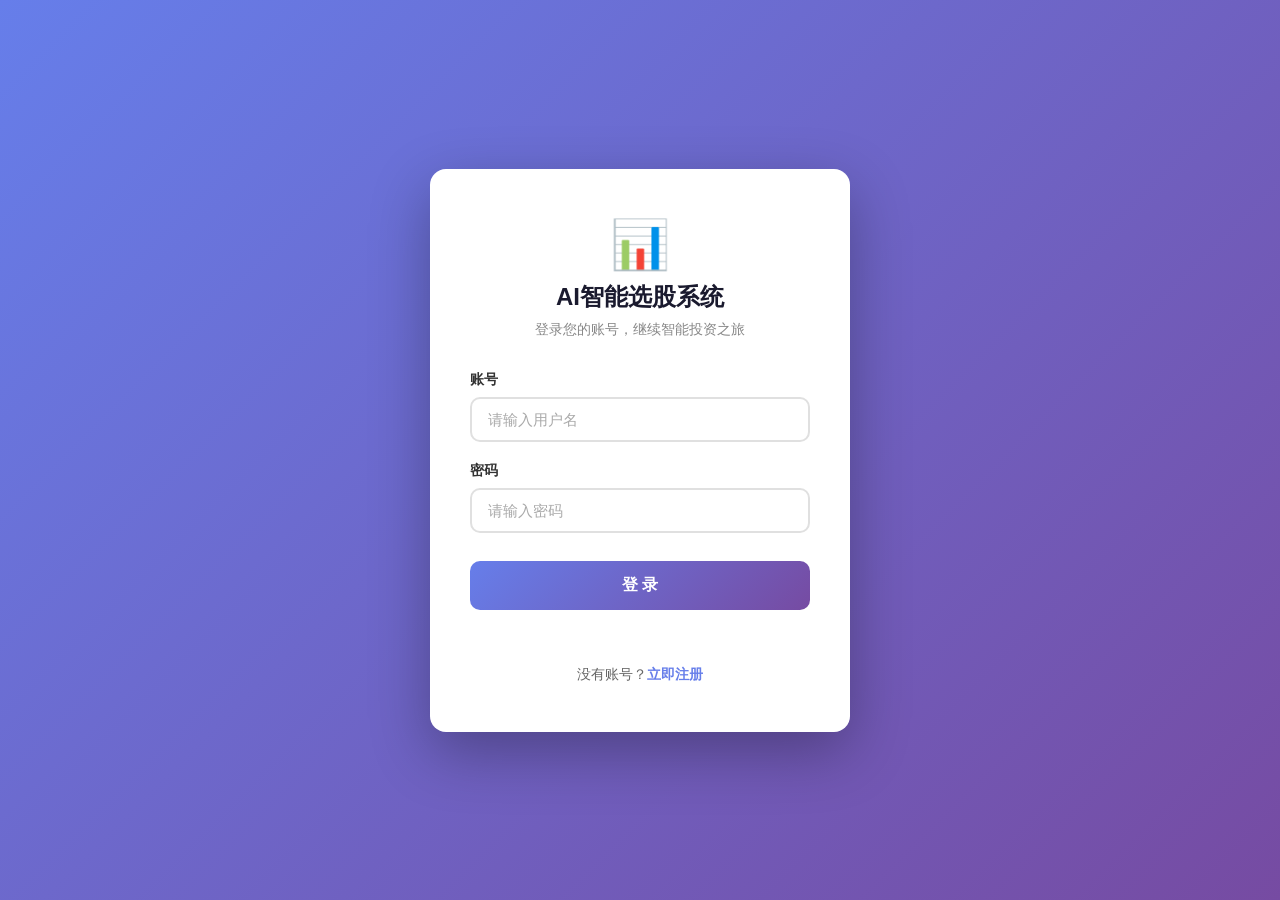
<file: login.html>
<!DOCTYPE html>
<html lang="zh-CN">
<head>
    <meta charset="UTF-8">
    <meta name="viewport" content="width=device-width, initial-scale=1.0">
    <title>AI智能选股系统 - 登录</title>
    <link rel="stylesheet" href="auth.css">
</head>
<body>
    <div class="auth-card">
        <div class="logo">&#x1F4CA;</div>
        <h1 class="title">AI智能选股系统</h1>
        <p class="subtitle">登录您的账号，继续智能投资之旅</p>

        <form onsubmit="handleLogin(event)">
            <div class="form-group">
                <label for="username">账号</label>
                <input type="text" id="username" placeholder="请输入用户名" required autocomplete="username">
            </div>
            <div class="form-group">
                <label for="password">密码</label>
                <input type="password" id="password" placeholder="请输入密码" required autocomplete="current-password">
            </div>

            <button type="submit" class="btn-auth" id="loginBtn">登 录</button>

            <div id="errorMsg" class="error-msg"></div>
        </form>

        <div class="auth-link">
            没有账号？<a href="register.html">立即注册</a>
        </div>
    </div>

    <script>
        // 已登录则直接跳转主页
        (function() {
            if (localStorage.getItem('access_token')) {
                window.location.href = 'index.html';
            }
        })();

        async function handleLogin(event) {
            event.preventDefault();

            var username = document.getElementById('username').value.trim();
            var password = document.getElementById('password').value;
            var errorMsg = document.getElementById('errorMsg');
            var btn = document.getElementById('loginBtn');

            errorMsg.textContent = '';

            if (!username || !password) { errorMsg.textContent = '请输入用户名和密码'; return; }

            btn.disabled = true;
            btn.textContent = '登录中...';

            try {
                var response = await fetch('/api/login', {
                    method: 'POST',
                    headers: { 'Content-Type': 'application/json' },
                    body: JSON.stringify({ username: username, password: password }),
                });

                if (!response.ok) throw new Error('HTTP ' + response.status);
                var data = await response.json();

                if (data.success && data.token) {
                    localStorage.setItem('access_token', data.token);
                    localStorage.setItem('username', username);
                    errorMsg.style.color = '#27ae60';
                    errorMsg.textContent = '登录成功！1秒后跳转到主页...';
                    setTimeout(function() { window.location.href = 'index.html'; }, 1000);
                } else {
                    errorMsg.style.color = '#e74c3c';
                    errorMsg.textContent = data.message || '账号或密码错误';
                    btn.disabled = false;
                    btn.textContent = '登 录';
                }
            } catch (error) {
                console.error('登录请求失败:', error);
                errorMsg.style.color = '#e74c3c';
                errorMsg.textContent = '网络请求失败，请检查后端服务是否启动';
                btn.disabled = false;
                btn.textContent = '登 录';
            }
        }
    </script>
</body>
</html>
</file>
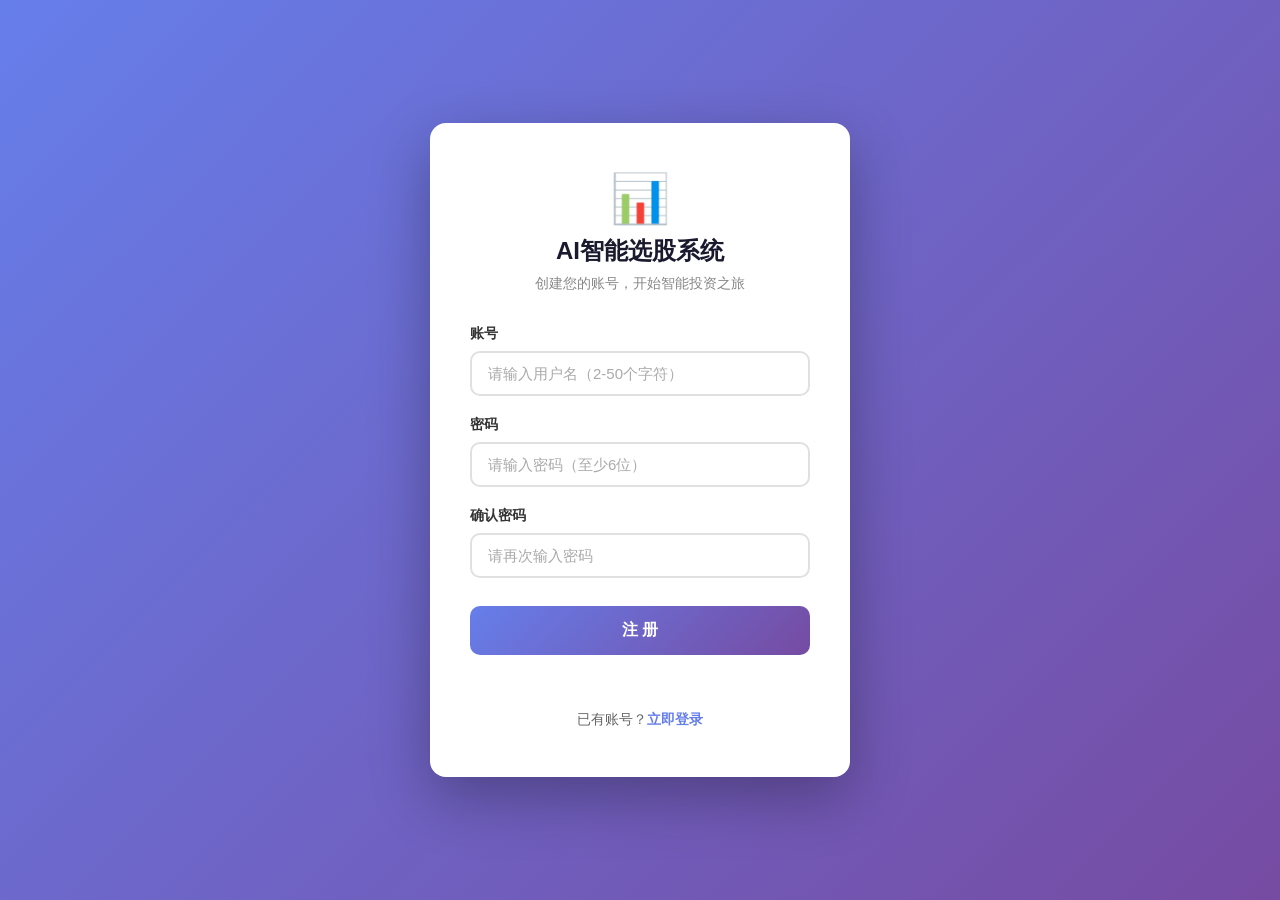
<file: register.html>
<!DOCTYPE html>
<html lang="zh-CN">
<head>
    <meta charset="UTF-8">
    <meta name="viewport" content="width=device-width, initial-scale=1.0">
    <title>AI智能选股系统 - 注册</title>
    <link rel="stylesheet" href="auth.css">
</head>
<body>
    <div class="auth-card">
        <div class="logo">&#x1F4CA;</div>
        <h1 class="title">AI智能选股系统</h1>
        <p class="subtitle">创建您的账号，开始智能投资之旅</p>

        <form onsubmit="handleRegister(event)">
            <div class="form-group">
                <label for="username">账号</label>
                <input type="text" id="username" placeholder="请输入用户名（2-50个字符）" required autocomplete="username">
            </div>
            <div class="form-group">
                <label for="password">密码</label>
                <input type="password" id="password" placeholder="请输入密码（至少6位）" required minlength="6" autocomplete="new-password">
            </div>
            <div class="form-group">
                <label for="confirmPassword">确认密码</label>
                <input type="password" id="confirmPassword" placeholder="请再次输入密码" required autocomplete="new-password">
            </div>

            <button type="submit" class="btn-auth" id="registerBtn">注 册</button>

            <div id="errorMsg" class="error-msg"></div>
            <div id="successMsg" class="success-msg"></div>
        </form>

        <div class="auth-link">
            已有账号？<a href="login.html">立即登录</a>
        </div>
    </div>

    <script>
        async function handleRegister(event) {
            event.preventDefault();

            var username = document.getElementById('username').value.trim();
            var password = document.getElementById('password').value;
            var confirmPassword = document.getElementById('confirmPassword').value;
            var errorMsg = document.getElementById('errorMsg');
            var successMsg = document.getElementById('successMsg');
            var btn = document.getElementById('registerBtn');

            errorMsg.textContent = '';
            successMsg.textContent = '';

            // 前端校验
            if (!username) { errorMsg.textContent = '账号不能为空'; return; }
            if (username.length < 2 || username.length > 50) { errorMsg.textContent = '账号长度需在 2-50 个字符之间'; return; }
            if (password.length < 6) { errorMsg.textContent = '密码长度不能少于 6 位'; return; }
            if (password !== confirmPassword) { errorMsg.textContent = '两次输入的密码不一致，请重新输入'; return; }

            btn.disabled = true;
            btn.textContent = '注册中...';

            try {
                var response = await fetch('/api/register', {
                    method: 'POST',
                    headers: { 'Content-Type': 'application/json' },
                    body: JSON.stringify({
                        username: username,
                        password: password,
                        confirm_password: confirmPassword,
                    }),
                });

                if (!response.ok) throw new Error('HTTP ' + response.status);
                var data = await response.json();

                if (data.success) {
                    successMsg.textContent = '注册成功！2秒后跳转到登录页面...';
                    setTimeout(function() { window.location.href = 'login.html'; }, 2000);
                } else {
                    errorMsg.textContent = data.message || '注册失败，请稍后重试';
                    btn.disabled = false;
                    btn.textContent = '注 册';
                }
            } catch (error) {
                console.error('注册请求失败:', error);
                errorMsg.textContent = '网络请求失败，请检查后端服务是否启动';
                btn.disabled = false;
                btn.textContent = '注 册';
            }
        }
    </script>
</body>
</html>
</file>
<file: auth.css>
/* ============================================================
 * auth.css - 注册/登录页面公共样式
 * ============================================================ */
* {
    margin: 0;
    padding: 0;
    box-sizing: border-box;
}

body {
    font-family: -apple-system, BlinkMacSystemFont, 'Segoe UI', Roboto, 'Helvetica Neue', Arial, sans-serif;
    background: linear-gradient(135deg, #667eea 0%, #764ba2 100%);
    min-height: 100vh;
    display: flex;
    align-items: center;
    justify-content: center;
}

.auth-card {
    background: #ffffff;
    border-radius: 16px;
    box-shadow: 0 20px 60px rgba(0, 0, 0, 0.3);
    padding: 48px 40px;
    width: 100%;
    max-width: 420px;
    animation: slideUp 0.5s ease-out;
}

@keyframes slideUp {
    from { opacity: 0; transform: translateY(30px); }
    to   { opacity: 1; transform: translateY(0); }
}

.logo {
    text-align: center;
    margin-bottom: 8px;
    font-size: 48px;
}

.title {
    text-align: center;
    font-size: 24px;
    font-weight: 700;
    color: #1a1a2e;
    margin-bottom: 8px;
}

.subtitle {
    text-align: center;
    font-size: 14px;
    color: #888;
    margin-bottom: 32px;
}

.form-group {
    margin-bottom: 20px;
}

.form-group label {
    display: block;
    font-size: 14px;
    font-weight: 600;
    color: #333;
    margin-bottom: 8px;
}

.form-group input {
    width: 100%;
    padding: 12px 16px;
    border: 2px solid #e0e0e0;
    border-radius: 10px;
    font-size: 15px;
    transition: all 0.3s ease;
    outline: none;
}

.form-group input:focus {
    border-color: #667eea;
    box-shadow: 0 0 0 3px rgba(102, 126, 234, 0.15);
}

.form-group input::placeholder {
    color: #aaa;
}

.btn-auth {
    width: 100%;
    padding: 14px;
    background: linear-gradient(135deg, #667eea, #764ba2);
    color: #ffffff;
    border: none;
    border-radius: 10px;
    font-size: 16px;
    font-weight: 600;
    cursor: pointer;
    transition: all 0.3s ease;
    margin-top: 8px;
}

.btn-auth:hover {
    transform: translateY(-2px);
    box-shadow: 0 8px 25px rgba(102, 126, 234, 0.4);
}

.btn-auth:active {
    transform: translateY(0);
}

.btn-auth:disabled {
    opacity: 0.7;
    cursor: not-allowed;
    transform: none;
}

.error-msg {
    color: #e74c3c;
    font-size: 13px;
    text-align: center;
    margin-top: 12px;
    min-height: 20px;
}

.success-msg {
    color: #27ae60;
    font-size: 13px;
    text-align: center;
    margin-top: 12px;
}

.auth-link {
    text-align: center;
    margin-top: 24px;
    font-size: 14px;
    color: #666;
}

.auth-link a {
    color: #667eea;
    text-decoration: none;
    font-weight: 600;
}

.auth-link a:hover {
    text-decoration: underline;
}
</file>
